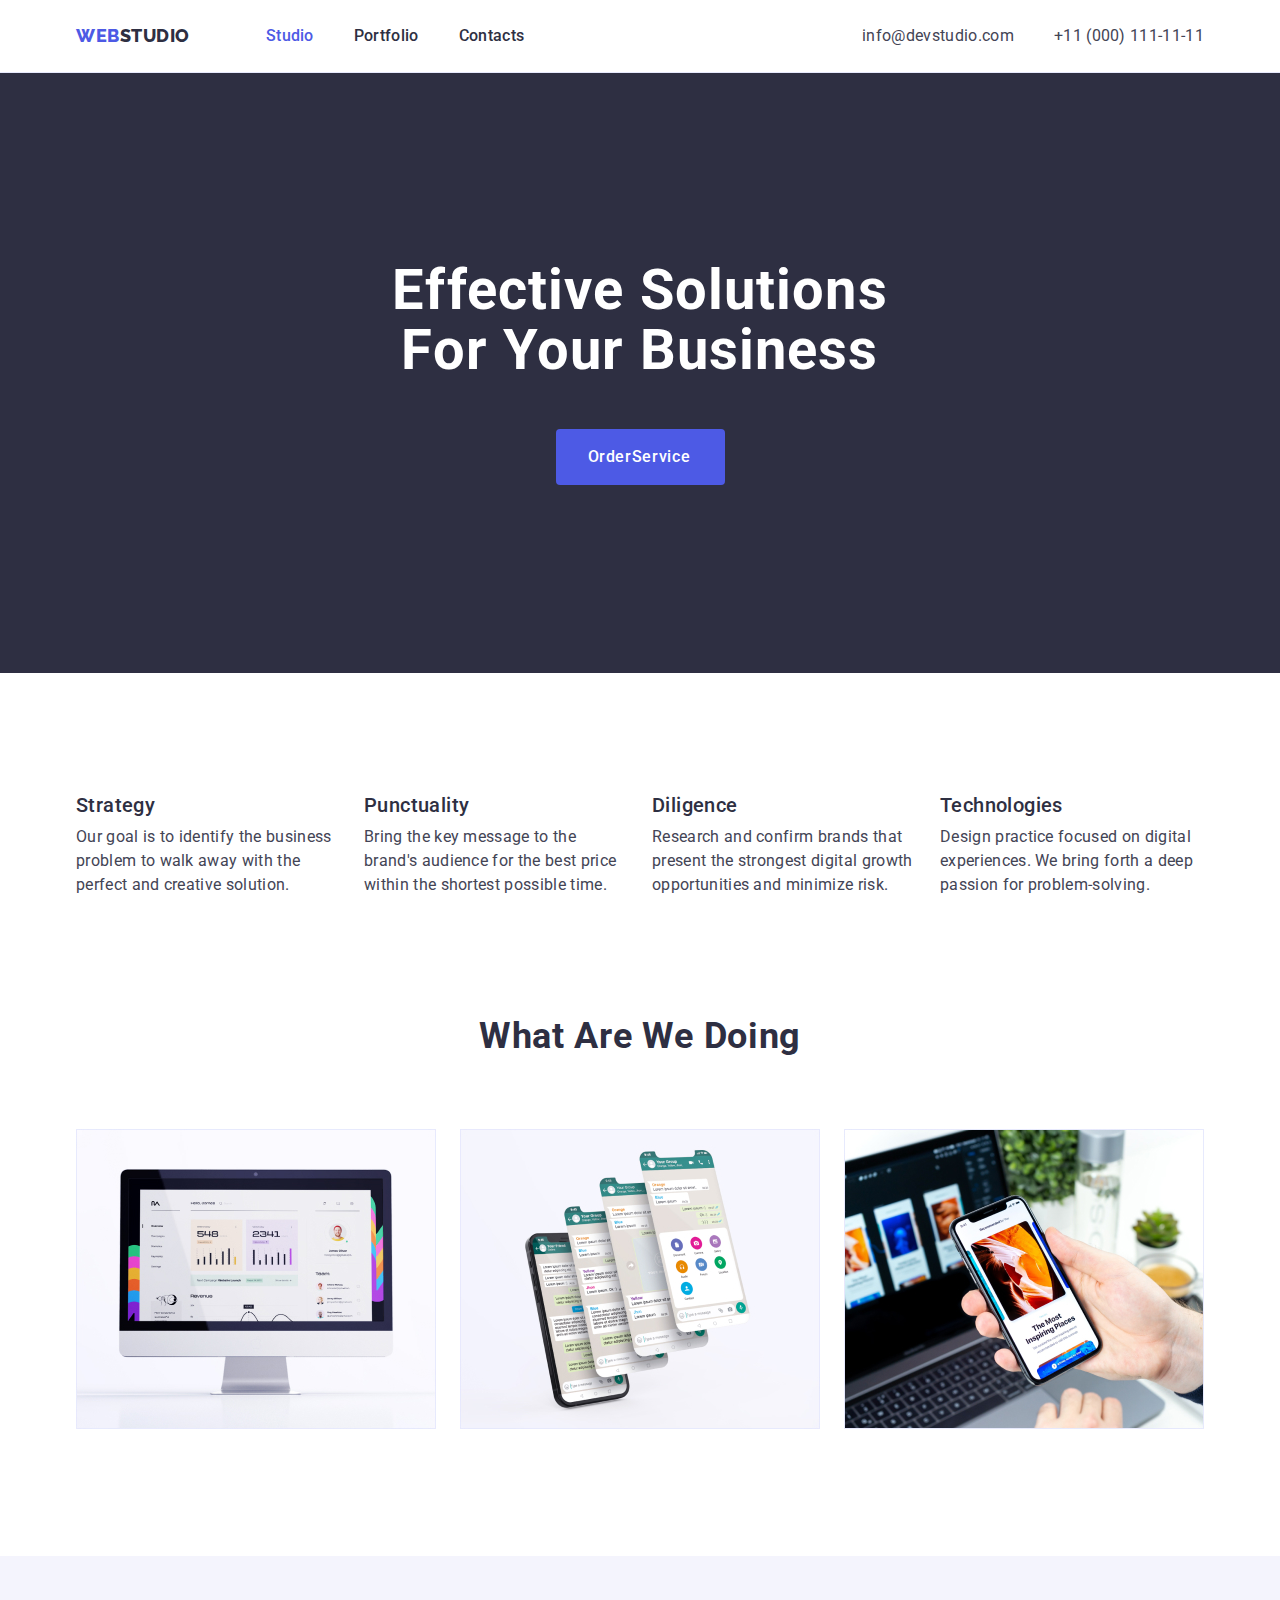
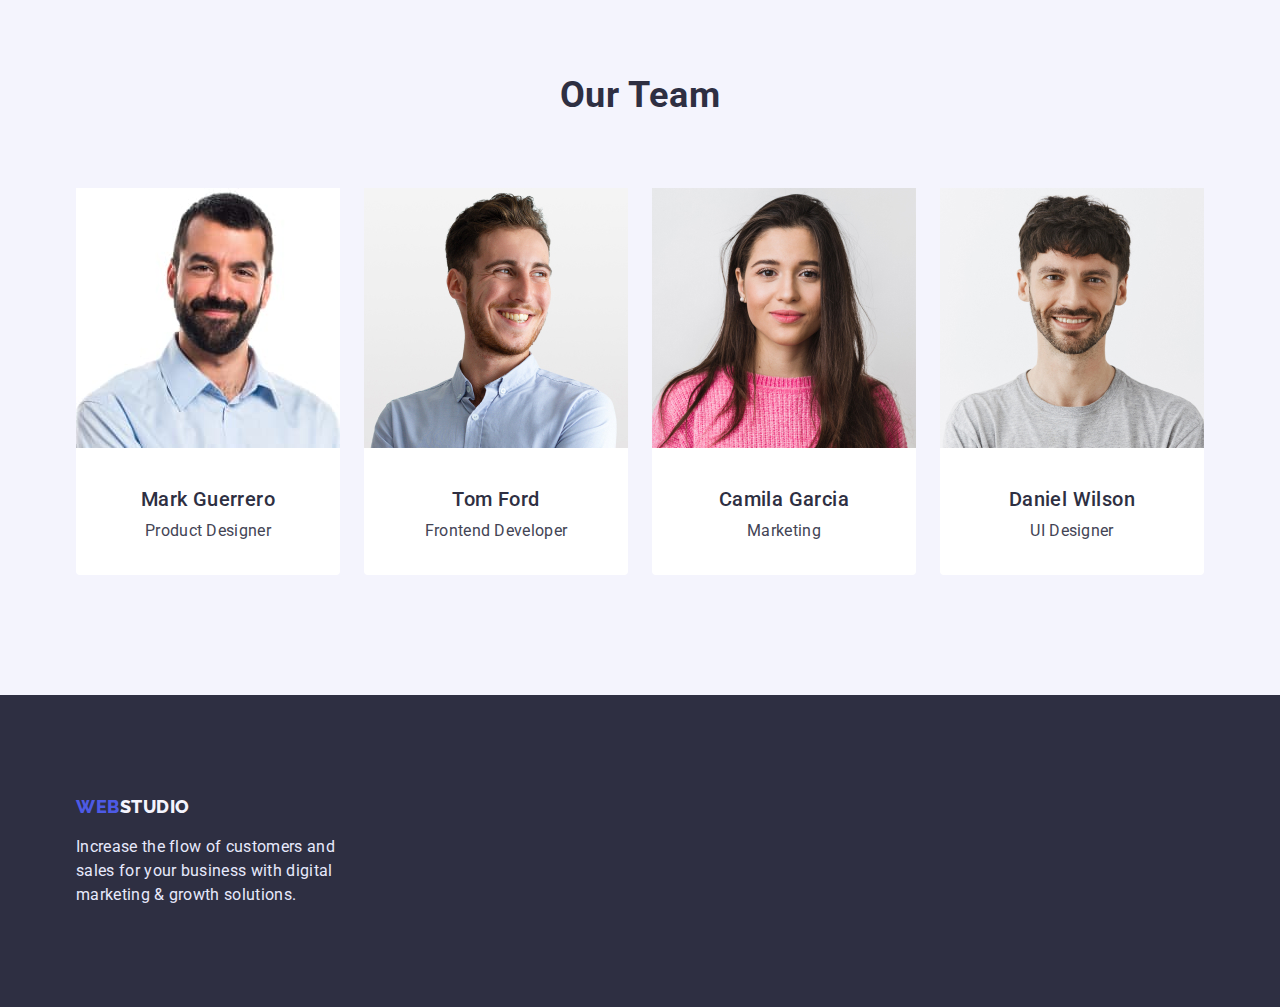
<file: index.html>
<!DOCTYPE html>
<html lang="en">

<head>
    <meta charset="UTF-8">
    <meta http-equiv="X-UA-Compatible" content="IE=edge">
    <meta name="viewport" content="width=device-width, initial-scale=1.0">
    <title>Document</title>
    <!-- Modern normalize -->
    <link rel="stylesheet" href="https://cdn.jsdelivr.net/npm/modern-normalize@1.1.0/modern-normalize.min.css">
    <!--Custom fonts  -->
    <link rel="preconnect" href="https://fonts.googleapis.com">
    <link rel="preconnect" href="https://fonts.gstatic.com" crossorigin>
    <link href="https://fonts.googleapis.com/css2?family=Raleway:wght@800&family=Roboto:wght@400;500;700&display=swap"
        rel="stylesheet">
    <link rel="stylesheet" href="./css/styles.css">

</head>

<body class="page">
    <!-- Header -->
    <header class="page-header">
        <div class="container main-nav">
            <nav class="logo-nav">
                <a href="./index.html" class="link logo"><span class="link logo-web">Web</span>Studio</a>

                <ul class="site-nav list">
                    <li class="item"><a href="./index.html" class="link current">Studio</a></li>
                    <li class="item"><a href="./portfolio.html" class="link">Portfolio</a></li>
                    <li class="item"><a href="" class="link">Contacts</a></li>
                </ul>
            </nav>
            <ul class="auth-nav list">
                <li class="item"><a href="mailto:info@devstudio.com" class="link">info@devstudio.com</a></li>
                <li class="item"><a href="tel:+11(000)111-11-11" class="link">+11 (000) 111-11-11</a></li>
            </ul>
        </div>
    </header>
    <main>
        <!-- Hero section -->
        <section class="hero">
            <div class="container hero-box">
                <h1 class="hero-title">Effective Solutions For Your Business</h1>
                <button type="button" class="button button-hero">OrderService</button>
            </div>
        </section>

        <!-- Section 1 -->
        <section class="section">
            <div class="container">
                <h2 class="visually-hidden">Features</h2>
                <ul class="list features">
                    <li>
                        <h3 class="title features-title">Strategy</h3>
                        <p class="features-text">Our goal is to identify the business
                            problem to walk away with the perfect and creative solution.</p>
                    </li>
                    <li>
                        <h3 class="title features-title">Punctuality</h3>
                        <p class="features-text">Bring the key message to the brand's audience for the best price within
                            the shortest possible time.
                        </p>
                    </li>
                    <li>
                        <h3 class="title features-title">Diligence</h3>
                        <p class="features-text">Research and confirm brands that present the strongest digital growth
                            opportunities and minimize risk.</p>
                    </li>
                    <li>
                        <h3 class="title features-title">Technologies</h3>
                        <p class="features-text">Design practice focused on digital experiences. We bring forth a deep
                            passion for problem-solving.
                        </p>
                    </li>
                </ul>
            </div>
        </section>
        <!-- Section 2 item -->
        <section class="section items">
            <div class="container">
                <h2 class="section-title">What are we doing</h2>
                <ul class="items-list list">
                    <li><img src="./images/Rectangle71.jpg" alt="Monitor of Computer" width="360" height="300"></li>
                    <li><img src="./images/Rectangle71(1).jpg" alt="Phone" width="360" height="300"></li>
                    <li><img src="./images/Rectangle71(2).jpg" alt="Notebook and phone" width="360" height="300"></li>
                </ul>
            </div>
        </section>
        <!-- Section 3 Team -->
        <section class="section team-box">
            <div class="container">
                <h2 class="section-title">Our Team</h2>
                <ul class="list team-list">
                    <li class="person"><img src="./images/img.jpg" alt="Product Designer" width="264" height="260">
                        <div class="team-item">
                            <h3 class="title team-title">Mark Guerrero</h3>
                            <p class="team-text">Product Designer</p>
                        </div>
                    </li>
                    <li class="person"><img src="./images/img2.jpg" alt="Frontend Developer" width="264" height="260">
                        <div class="team-item">
                            <h3 class=" title team-title">Tom Ford</h3>
                            <p class="team-text">Frontend Developer</p>
                        </div>
                    </li>
                    <li class="person"><img src="./images/img3.jpg" alt="Marketing" width="264" height="260">
                        <div class="team-item">
                            <h3 class=" title team-title">Camila Garcia</h3>
                            <p class="team-text">Marketing</p>
                        </div>
                    </li>
                    <li class="person">
                        <img src="./images/img4.jpg" alt="UI Designer" width="264" height="260">
                        <div class="team-item">
                            <h3 class=" title team-title">Daniel Wilson</h3>
                            <p class="team-text">UI Designer</p>
                        </div>
                    </li>
                </ul>
            </div>
        </section>
    </main>
    <!-- Footer section -->
    <footer class="footer">
        <div class="container">
            <a href="./index.html" class="link logo-footer"><span class="link logo-web">Web</span>Studio</a>
            <p class="footer-txt">Increase the flow of customers and sales for your business with digital marketing &
                growth solutions.</p>
        </div>
    </footer>

</body>

</html>
</file>
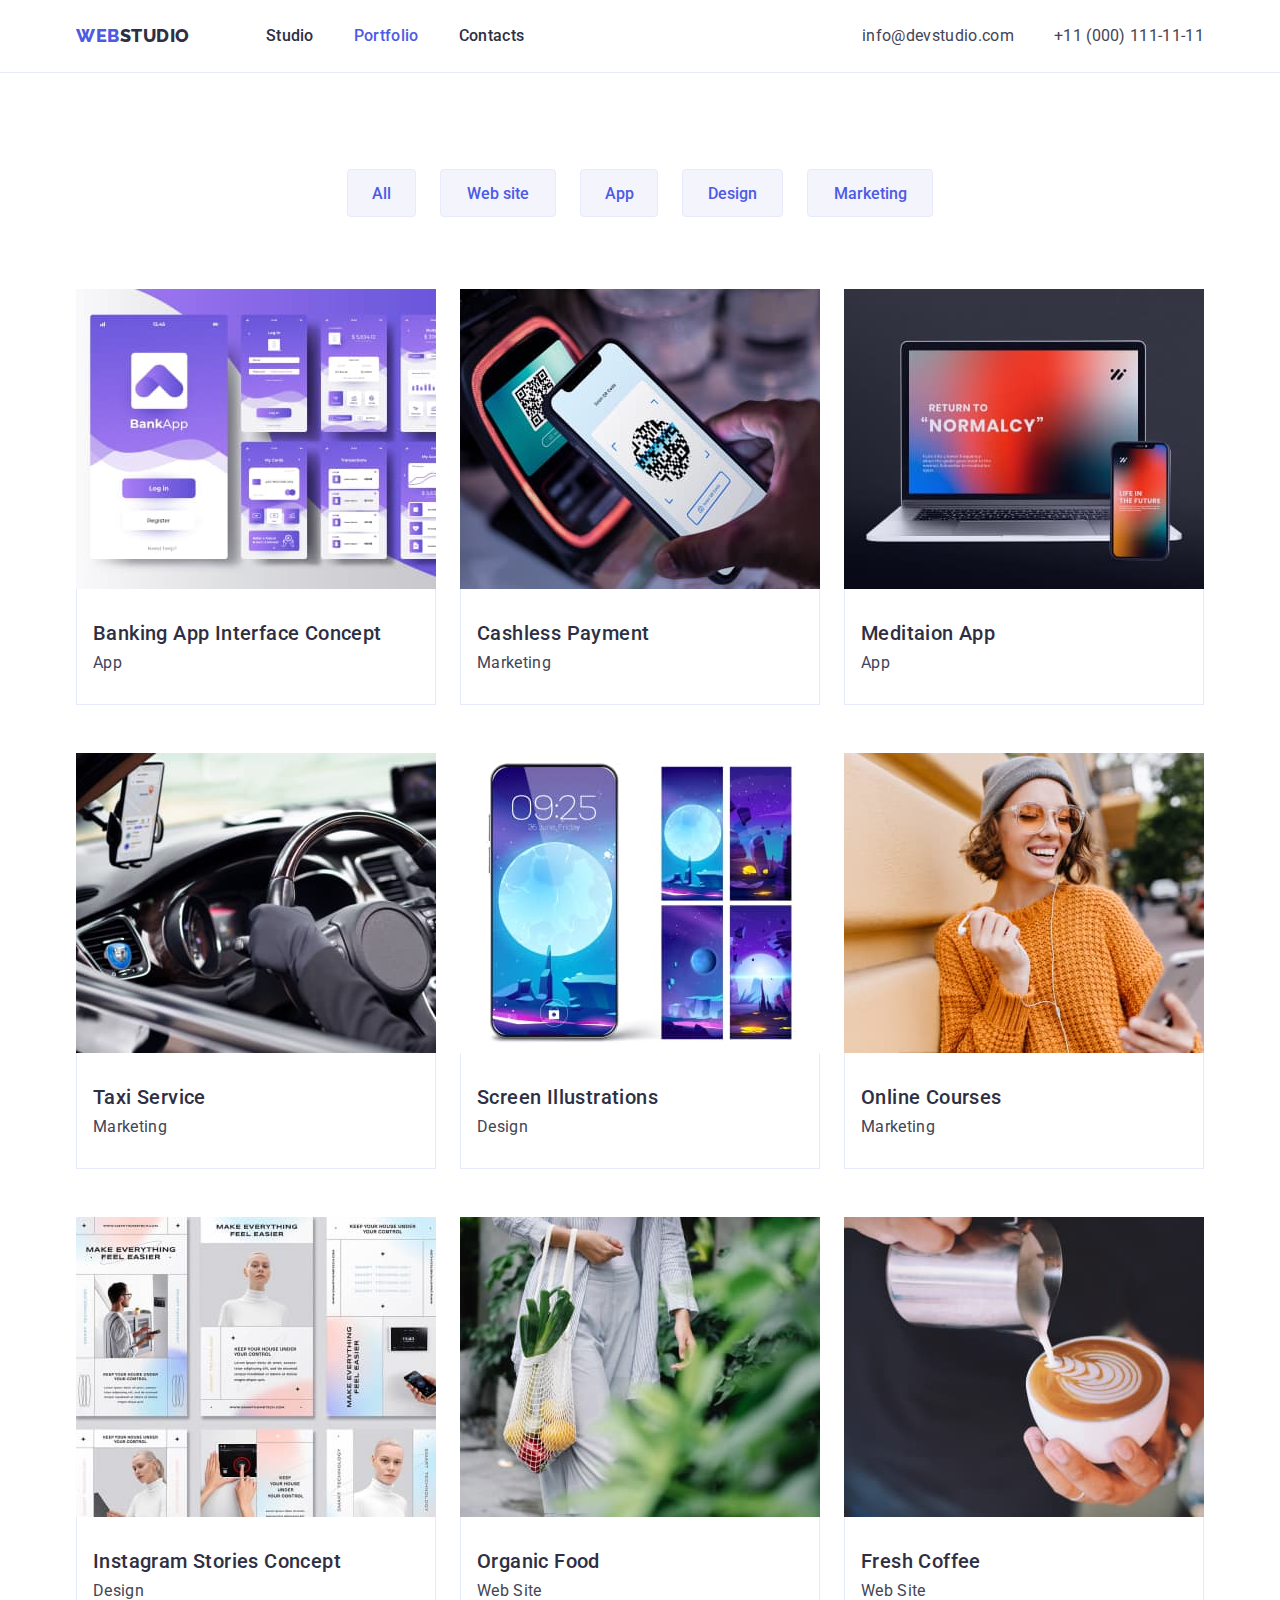
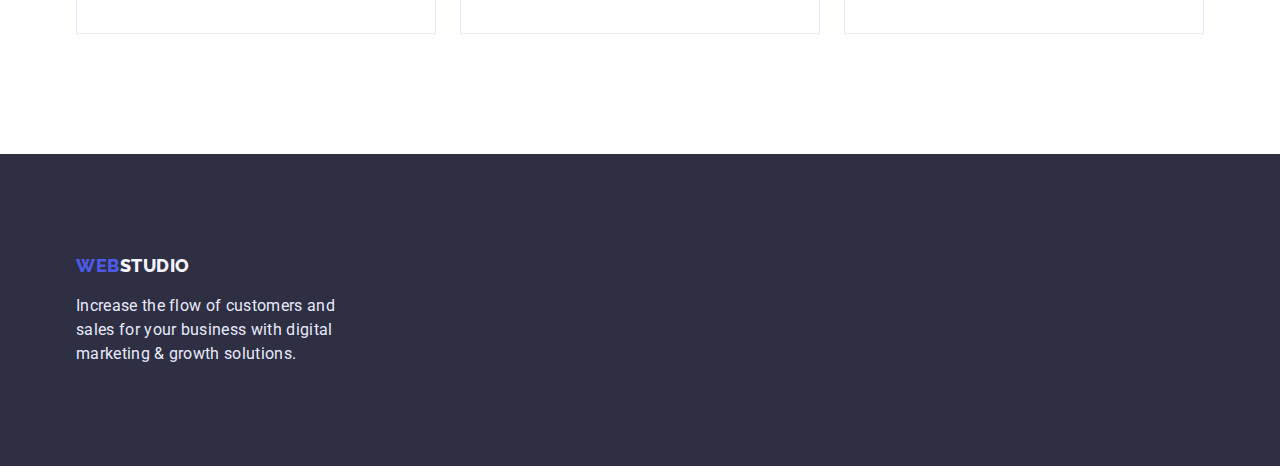
<file: portfolio.html>
<!DOCTYPE html>
<html lang="en">

<head>
    <meta charset="UTF-8">
    <meta http-equiv="X-UA-Compatible" content="IE=edge">
    <meta name="viewport" content="width=device-width, initial-scale=1.0">
    <title>Document</title>
    <!-- Modern normalize -->
    <link rel="stylesheet" href="https://cdn.jsdelivr.net/npm/modern-normalize@1.1.0/modern-normalize.min.css">
    <!--Custom fonts  -->
    <link rel="preconnect" href="https://fonts.googleapis.com">
    <link rel="preconnect" href="https://fonts.gstatic.com" crossorigin>
    <link href="https://fonts.googleapis.com/css2?family=Raleway:wght@800&family=Roboto:wght@400;500;700&display=swap"
        rel="stylesheet">
    <!-- css -->
    <link rel="stylesheet" href="./css/styles.css">

</head>

<body class="page">
    <!-- Header -->
    <header class="page-header">
        <div class="container main-nav">
            <nav class="logo-nav">
                <a href="./index.html" class="link logo"><span class="link logo-web">Web</span>Studio</a>

                <ul class="site-nav list">
                    <li class="item"><a href="./index.html" class="link">Studio</a></li>
                    <li class="item"><a href="./portfolio.html" class="link current">Portfolio</a></li>
                    <li class="item"><a href="" class="link">Contacts</a></li>
                </ul>
            </nav>
            <ul class="auth-nav list">
                <li class="item"><a href="mailto:info@devstudio.com" class="link">info@devstudio.com</a></li>
                <li class="item"><a href="tel:+11(000)111-11-11" class="link">+11 (000) 111-11-11</a></li>
            </ul>
        </div>
    </header>
    <main>
        <section class="filter">
            <div class="container">
                <div class="">
                    <h1 class="visually-hidden">Examples of works</h1>
                    <!-- Filter button -->
                    <ul class="list button button-filter">
                        <li><button type="button" class="link button-filter-all">All</button></li>
                        <li><button type="button" class="link button-filter-web">Web site</button></li>
                        <li><button type="button" class="link button-filter-app">App</button></li>
                        <li><button type="button" class="link button-filter-design">Design</button></li>
                        <li><button type="button" class="link button-filter-marketing">Marketing</button></li>
                    </ul>
                </div>
                <!-- Examples of works -->
                <ul class="example list">
                    <li><a href="" class="link example-link"><img class="img" src="./images/potfolio1.jpg"
                                alt="Bank App" width="360" height="300">
                            <div class="example-item">
                                <h2 class="title">Banking App Interface Concept</h2>
                                <p class="example-txt">App</p>
                            </div>
                        </a>
                    </li>
                    <li><a href="" class="link example-link"><img class="img" src="./images/potfolio2.jpg"
                                alt="QR scan for pay" width="360" height="300">
                            <div class="example-item">
                                <h2 class="title">Cashless Payment</h2>
                                <p class="example-txt">Marketing</p>
                            </div>
                        </a>
                    </li>
                    <li><a href="" class="link example-link"><img class="img" src="./images/potfolio3.jpg"
                                alt="Notebook and phone" width="360" height="300">
                            <div class="example-item">
                                <h2 class="title">Meditaion App</h2>
                                <p class="example-txt">App</p>
                            </div>
                        </a>
                    </li>
                    <li><a href="" class="link example-link"><img class="img" src="./images/potfolio4.jpg"
                                alt="Driving navigation" width="360" height="300">
                            <div class="example-item">
                                <h2 class="title">Taxi Service</h2>
                                <p class="example-txt">Marketing</p>
                            </div>
                        </a>
                    </li>
                    <li><a href="" class="link example-link"><img class="img" src="./images/potfolio5.jpg"
                                alt="Screenshot screen" width="360" height="300">
                            <div class="example-item">
                                <h2 class="title">Screen Illustrations</h2>
                                <p class="example-txt">Design</p>
                            </div>
                        </a>
                    </li>
                    <li><a href="" class="link example-link"><img class="img" src="./images/potfolio6.jpg"
                                alt="Girl with phone" width="360" height="300">
                            <div class="example-item">
                                <h2 class="title">Online Courses</h2>
                                <p class="example-txt">Marketing</p>
                            </div>
                        </a>
                    </li>
                    <li><a href="" class="link example-link"><img class="img" src="./images/potfolio7.jpg"
                                alt="Photo instagram stories" width="360" height="300">
                            <div class="example-item">
                                <h2 class="title">Instagram Stories Concept</h2>
                                <p class="example-txt">Design</p>
                            </div>
                        </a>
                    </li>
                    <li><a href="" class="link example-link"><img class="img" src="./images/potfolio8.jpg"
                                alt="Organic vegetables and fruits" width="360" height="300">
                            <div class="example-item">
                                <h2 class="title">Organic Food</h2>
                                <p class="example-txt">Web Site</p>
                            </div>
                        </a>
                    </li>
                    <li><a href="" class="link example-link"><img class="img" src="./images/potfolio9.jpg"
                                alt="Coffee is poured" width="360" height="300">
                            <div class="example-item">
                                <h2 class="title">Fresh Coffee</h2>
                                <p class="example-txt">Web Site</p>
                            </div>
                        </a>
                    </li>
                </ul>
            </div>
        </section>
    </main>
    <!-- Footer section -->
    <footer class="footer">
        <div class="container footer-main">
            <a href="./index.html" class="link logo-footer"><span class="link logo-web">Web</span>Studio</a>
            <p class="footer-txt">Increase the flow of customers and sales for your business with digital marketing &
                growth solutions.</p>
        </div>
    </footer>
</body>

</html>
</file>
<file: css/styles.css>
/* Змінні */
:root{
/* Font */
--main-font: Roboto, sans-serif;
--secondary-font: Raleway, sans-serif;
/* Text  */
--white-txt-cl: #FFFFFF;
--primery-txt-cl:#4D5AE5;
--pressed-txt-cl:#404BBF;
--dark-txt-cl:#2E2F42;
--text:#434455;
--light-txt-cl:#F4F4FD;
--success:#31D0AA;
--success-75: rgba(47, 208, 170, 0.75);
--success-50: rgba(47, 208, 170, 0.50);
--success-10: rgba(47, 208, 170, 0.10);
--subtle-txt-cl:#8E8F99;
--accent-txt-cl:#E7E9FC;
/* Background */
--white-bg-cl: #FFFFFF;
--primery-bg-cl: #4D5AE5;
--pressed-bg-cl: #404BBF;
--dark-bg-cl: #2E2F42;
--dark-70: rgba(46, 47, 66, 0.7);
--dark-40: rgba(46, 47, 66, 0.4);
--text-bg-cl: #434455;
--light-bg-cl: #F4F4FD;
--subtle-bg-cl: #8E8F99;
--accent-bg-cl: #E7E9FC;

/* Other */
--border-radius: 4px;
--indent: 24px;
--items: 3;
}

/* Base styles */


 .page {
background-color: var(--white-bg-cl);
color: var(--text);
font-family: var(--main-font);
font-size: 16px;
line-height: 1.5;
letter-spacing: 0.02em;
}
/* Reset start */
h1,
h2,
h3,
p {
    margin: 0;
}
ul {
    margin: 0;
    padding: 0;
}
/* Reset end */
.link{
    text-decoration: none;
    font-family: inherit;
}
 .list {
    list-style: none;
 }


 /* h3 */
 .title {
color: var(--dark-txt-cl);
font-weight: 500;
font-size: 20px;
line-height: 1.2;
letter-spacing: 0.02em;
 }

 /* h2 */
.section-title {
    text-align: center;

    color: var(--dark-txt-cl);
    font-weight: 700;
    font-size: 36px;
    line-height: 1.11;
    text-align: center;
    letter-spacing: 0.02em;
    text-transform: capitalize;
}
.button {
    display: flex;
    align-items: center;
    border-radius: var(--border-radius);
    letter-spacing: 0.04;
    
    cursor: pointer;
    font-family: inherit;
    font-weight: 500;
    font-size: 16px;
    line-height: 1.5;
    
    }
        .visually-hidden {
            position: absolute;
            width: 1px;
            height: 1px;
            margin: -1px;
            border: 0;
            padding: 0;
            white-space: nowrap;
            clip-path: inset(100%);
            clip: rect(0 0 0 0);
            overflow: hidden;
        }
    .container {
    width: 1158px;
    padding-left: 15px;
    padding-right: 15px;
    margin-left: auto;
    margin-right: auto;

       }
    .section {
        padding-top: 120px;
        padding-bottom: 120px;
       
    }

 /**
  |============================
  | Header 
  |============================
*/

.page-header {
border-bottom: 1px solid var(--accent-bg-cl);
}
    


.logo {
    padding-top: 24px;
    padding-bottom: 24px;

    color: var(--dark-txt-cl);
    text-transform: uppercase;
    font-family: var(--secondary-font);
    font-size: 18px;
    line-height: 1.33;
    letter-spacing: 0.03em;
    font-weight: 800;
}

.logo:hover,
.logo:focus {
    color: var(--pressed-txt-cl);
}

.logo-web {
    color: var(--primery-txt-cl);
    text-transform: uppercase;
}

.logo-web:hover,
.logo-web:focus {
    color: var(--pressed-txt-cl);

}

.logo-web .link {
    padding-top: 24px;
    padding-bottom: 24px;
}
/* Site-nav */
.site-nav {
    display: flex;
    margin-left: 76px;
}

.main-nav {
    display: flex;
    align-items: center;
    
} 

.site-nav .item:not( :last-child) {
margin-right: 40px;
}

.logo-nav {
    display: flex;
    align-items: center;
    justify-content: space-between;
   
    }

.site-nav .link {
    display: block;
    padding-top: 24px;
    padding-bottom: 24px;

    color: var(--dark-txt-cl);
    font-weight: 500;
    
    
}

.site-nav .link:hover,
.site-nav .link:focus {
    color: var(--pressed-txt-cl);
}

.site-nav .link.current {
    color: var(--primery-txt-cl);
}

.auth-nav {
    display: flex;
    margin-left: auto;
}

.auth-nav .item + .item {
    margin-left: 40px;
}

.auth-nav .link {
    color: var(--text);
    padding-top: 24px;
    padding-bottom: 24px;
}

.auth-nav .link:hover,
.auth-nav .link:focus {
    color: var(--pressed-txt-cl);
}


/**
  |============================
  | Footer
  |============================
*/

.footer {
padding-top: 100px;
padding-bottom: 100px;
color: var(--accent-txt-cl);
background-color: var(--dark-bg-cl);
}

.logo-footer{
display: block;
width: 115px;
margin-bottom: 16px;
color: var(--light-txt-cl);
text-transform: uppercase;
font-family: var(--secondary-font);
font-size: 18px;
line-height: 1.33;
letter-spacing: 0.03em;
font-weight: 800;
}

.logo-footer:hover,
.logo-footer:focus{
    color: var(--pressed-txt-cl);
}

.footer-txt {
    width: 264px;
   
}
/**
  |============================
  | Розмітка головної сторінки index.html
  |============================
*/

/**
  |============================
  | Hero section
  |============================
*/

.hero{
    padding-top: 188px;
        padding-bottom: 188px;
text-align: center;
background-color:var(--dark-bg-cl);
}
 
.hero-box {
  
    }


.hero-title{
width: 496px;
margin-bottom: 48px;
margin-left: auto;
margin-right: auto;

color: var(--white-txt-cl);
font-family: 'Roboto';
font-weight: 700;
font-size: 56px;
line-height: 1.07;
letter-spacing: 0.02em;

}


/* Button  */
.button-hero {
    min-width: 169px;
    padding: 16px 32px;
    border-radius: var(--border-radius);
    border: none;
    margin-left: auto;
    margin-right: auto;
    text-align: center;
    letter-spacing: 0.04em;
    color: var(--white-txt-cl);
    background-color: var(--primery-bg-cl);
        
    }
.button-hero:hover,
.button-hero:focus {
color: var(--white-txt-cl);
background-color: var(--pressed-bg-cl);
}

/**
  |============================
  | Section 1 Features
  |============================
*/

.features {
    display: flex;
    column-gap : var(--indent);
}
.features-title {
    width: 264px;

}

.features-text {
    width: 264px;
    margin-top: 8px;
    font-size: var(--main-font);
}



/**
  |============================
  |  Section 2 Item
  |============================
*/
 .items {
    padding-top: 0;
}

.items-list {
display: flex;
flex-wrap: wrap;
gap: var(--indent);
flex-basis: calc((100% - var(--indent) * (var(--items)-1)) / var(--items) );

margin-top: 72px;

}

/**
  |============================
  | Section 3 Team list
  |============================
*/

.team-box {
background: var(--light-bg-cl);
}

.team-list{
    display: flex;
    flex-wrap: wrap;
    gap: var(--indent);
    --items: 4;
    flex-basis: calc((100% - var(--indent) * (var(--items)-1)) / var(--items));
     margin-top: 72px;
            }
.team-item {
padding: 32px 0px 32px 0px;
}
.person{
    background-color: var(--white-bg-cl);
    width: 264px;
    border-radius: 0px 0px 4px 4px
}

.team-title {
    text-align: center;
}

.team-text {
    text-align: center;
    margin-top: 8px;
}

/**
  |============================
  | Розмітка сторінки ПОРТФОЛІО
  |============================
*/

.filter {
   padding-top: 96px; 
   padding-bottom: 120px;
}
/* Button of filter */
.button-filter {
        align-items: center;
        justify-content: center;
        gap: 24px;
            
       }

.button-filter-all {
        color: var(--primery-txt-cl);
        background-color: var(--light-bg-cl);
        font-size: 16px;
        line-height: 1.5;
        font-weight: 500;
        height: 48px;
        width: 69px;
        font-family: inherit;
        padding: 12px 24px 12px 24px;
        border: 1px solid var(--accent-bg-cl);
        border-radius: var(--border-radius);
            }
.button-filter-all:hover,
.button-filter-all:focus{
    color: var(--white-txt-cl);
    background-color: var(--pressed-bg-cl);
}
        
.button-filter-web {
    color: var(--primery-txt-cl);
    background-color: var(--light-bg-cl);
    font-size: 16px;
    line-height: 1.5;
    font-weight: 500;
    height: 48px;
    min-width: 116px;
    font-family: inherit;
    padding: 12px 24px 12px 24px;
    border: 1px solid var(--accent-bg-cl);
    border-radius: var(--border-radius);
    }
.button-filter-web:hover,
.button-filter-web:focus{
    color: var(--white-txt-cl);
    background-color: var(--pressed-bg-cl);
}

.button-filter-app {
    color: var(--primery-txt-cl);
    background-color: var(--light-bg-cl);
    font-size: 16px;
    line-height: 1.5;
    font-weight: 500;
    height: 48px;
    width: 78px;
    font-family: inherit;
    padding: 12px 24px 12px 24px;
    border: 1px solid var(--accent-bg-cl);
    border-radius: var(--border-radius);
    }
.button-filter-app:hover,
.button-filter-app:focus {
    color: var(--white-txt-cl);
    background-color: var(--pressed-bg-cl);
}

.button-filter-design {
    color: var(--primery-txt-cl);
    background-color: var(--light-bg-cl);
    font-size: 16px;
    line-height: 1.5;
    font-weight: 500;
    height: 48px;
    width: 101px;
    font-family: inherit;
    padding: 12px 24px 12px 24px;
    border: 1px solid var(--accent-bg-cl);
    border-radius: var(--border-radius);
}
.button-filter-design:hover,
.button-filter-design:focus {
    color: var(--white-txt-cl);
    background-color: var(--pressed-bg-cl);
}
.button-filter-marketing {
    color: var(--primery-txt-cl);
    background-color: var(--light-bg-cl);
    font-size: 16px;
    line-height: 1.5;
    font-weight: 500;
    height: 48px;
    width: 126px;
    font-family: inherit;
    padding: 12px 24px 12px 24px;
    border: 1px solid var(--accent-bg-cl);
    border-radius: var(--border-radius);
}
.button-filter-marketing:hover,
.button-filter-marketing:focus {
    color: var(--white-txt-cl);
    background-color: var(--pressed-bg-cl);
}

/**
  |============================
  | Examples of works
  |============================
*/
.img {
    display: block;
}
.example {
    display: flex;
    flex-wrap: wrap;
    gap: var(--indent);
    --items: 9;
    flex-basis: calc((100% - var(--indent) * (var(--items)-1)) / var(--items));
    row-gap: 48px;
    margin-top: 72px;
}

.example-link {
    color: currentColor;
}


.example-item {
    padding-top: 32px;
    padding-bottom: 32px;
    padding-left: 16px;
    border: 1px solid var(--accent-bg-cl);
    border-top: none;
}

.example-txt {
margin-top: 8px;
font-size: 16px;
line-height: 1.2;
}
</file>
